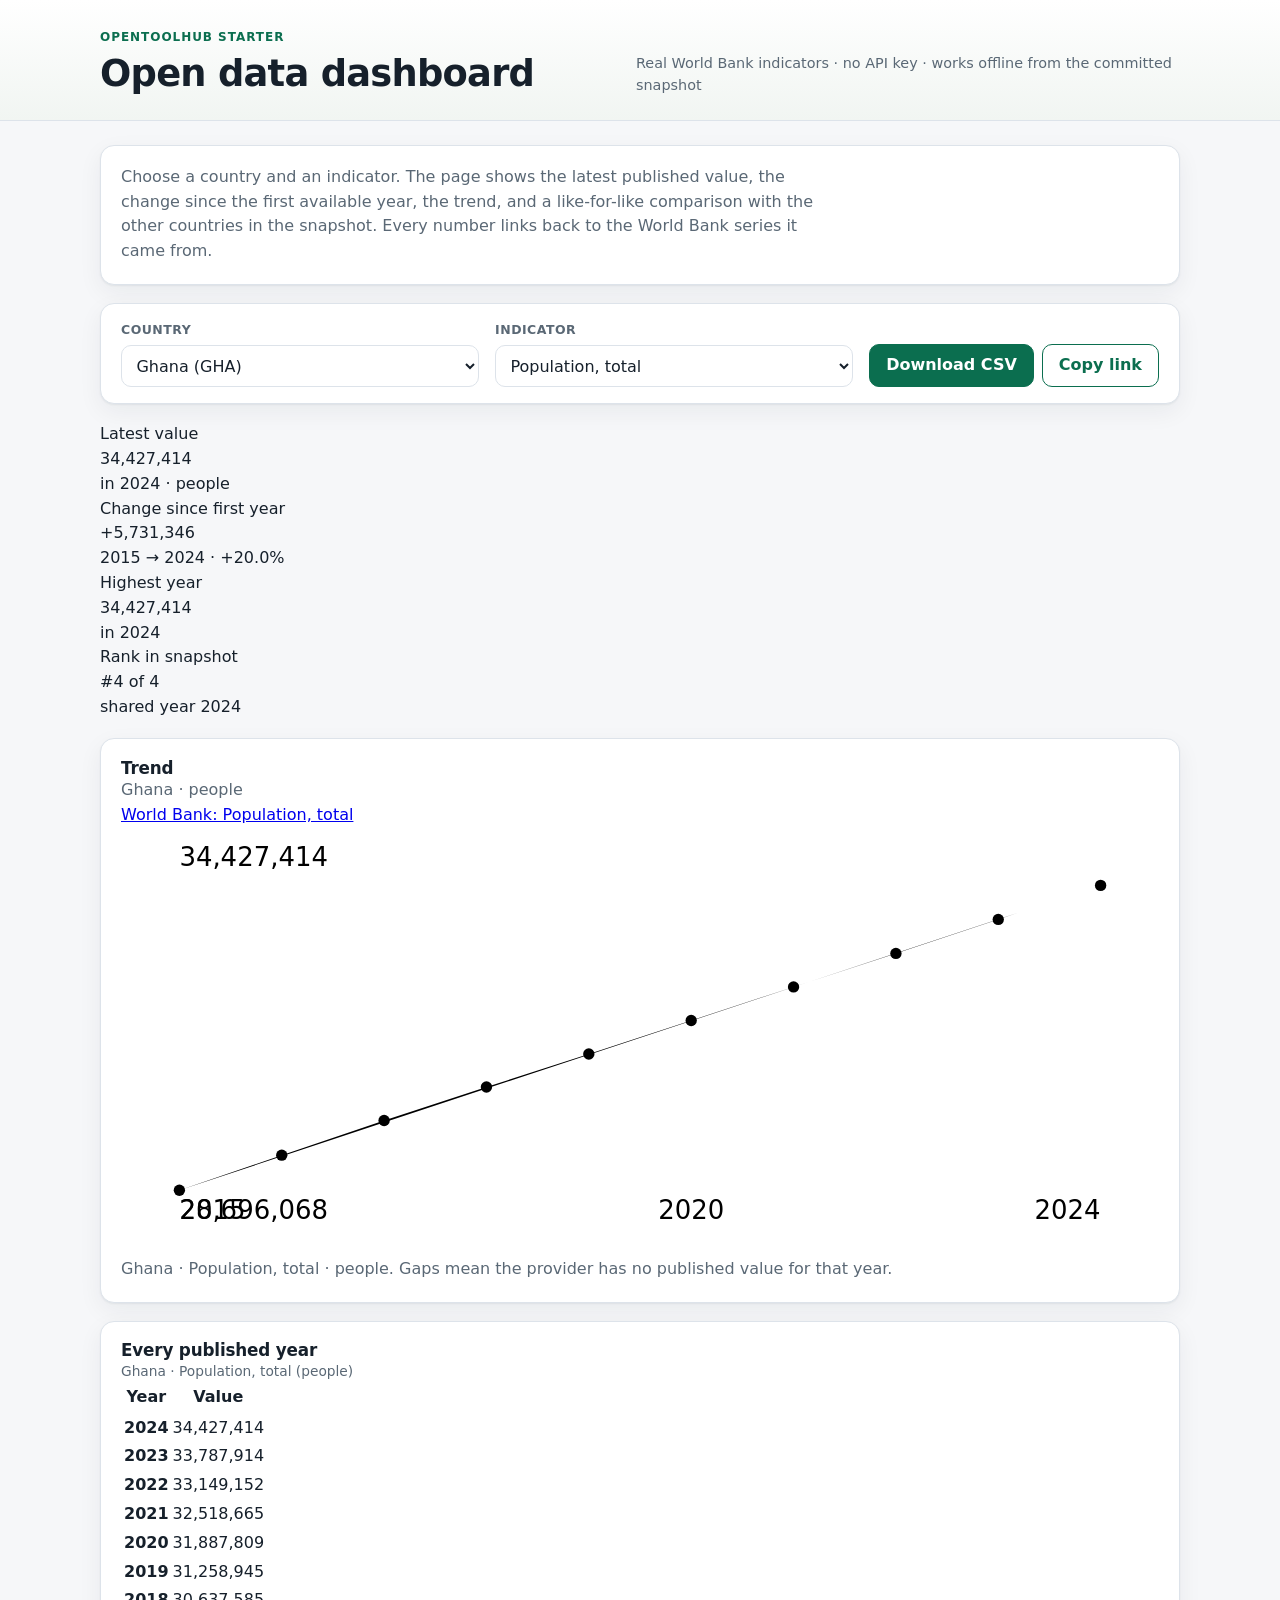
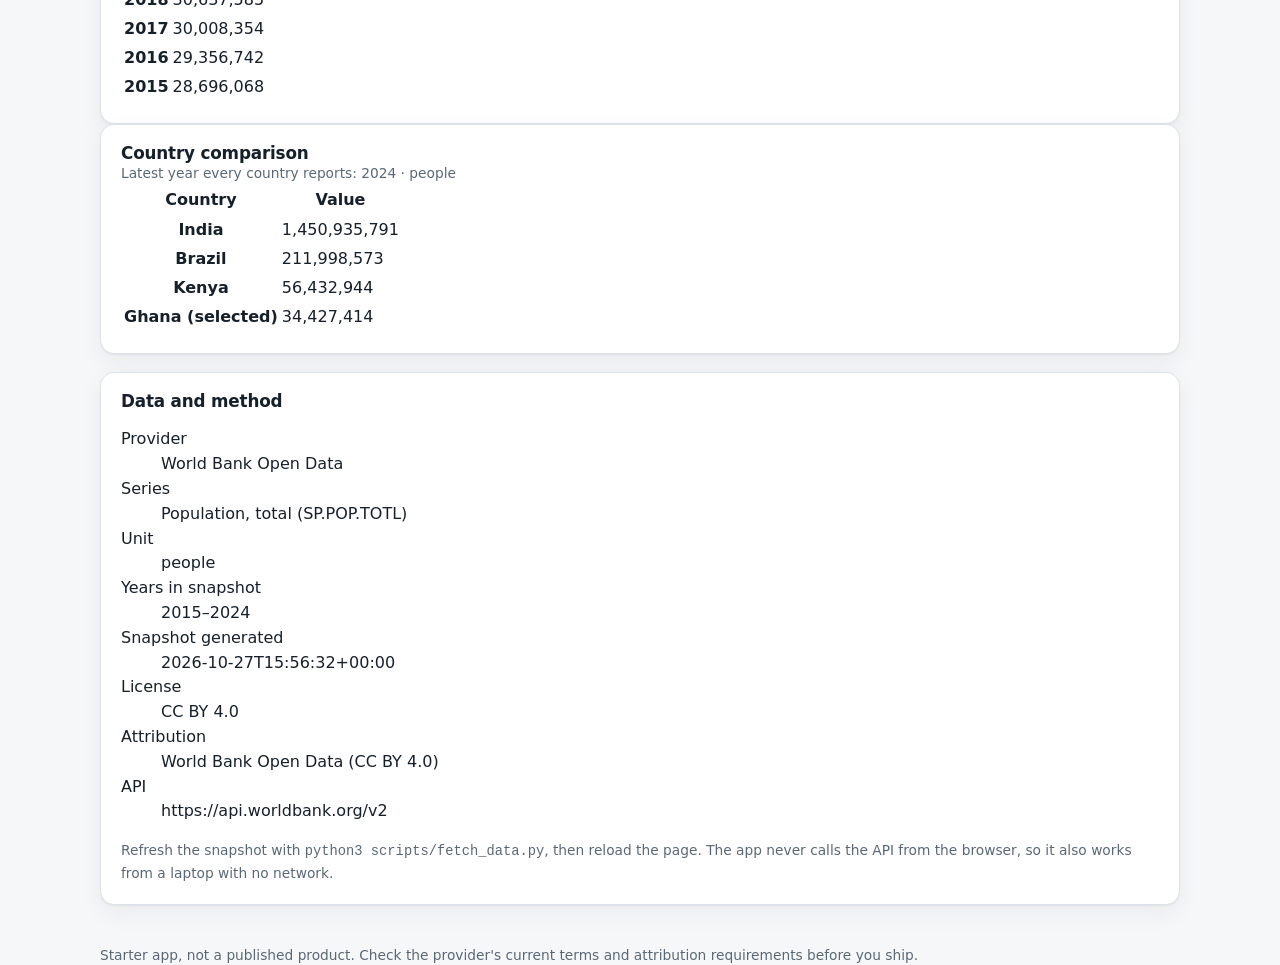
<file: templates/public-data-dashboard/app/index.html>
<!DOCTYPE html>
<html lang="en">
  <head>
    <meta charset="UTF-8" />
    <meta name="viewport" content="width=device-width, initial-scale=1.0" />
    <title>Open data dashboard | OpenToolHub starter</title>
    <meta
      name="description"
      content="A runnable starter dashboard over real World Bank indicator data: pick a country and indicator, read the trend, compare countries, and export CSV."
    />
    <link rel="stylesheet" href="styles.css" />
  </head>
  <body>
    <a class="skip-link" href="#main">Skip to content</a>

    <header class="app-header">
      <div class="wrap header-inner">
        <div>
          <p class="eyebrow">OpenToolHub starter</p>
          <h1>Open data dashboard</h1>
        </div>
        <p class="header-note">
          Real World Bank indicators · no API key · works offline from the
          committed snapshot
        </p>
      </div>
    </header>

    <main id="main" class="wrap">
      <section class="panel intro" aria-labelledby="intro-title">
        <h2 id="intro-title" class="sr-only">About this starter</h2>
        <p>
          Choose a country and an indicator. The page shows the latest published
          value, the change since the first available year, the trend, and a
          like-for-like comparison with the other countries in the snapshot.
          Every number links back to the World Bank series it came from.
        </p>
      </section>

      <form id="controls" class="controls" aria-label="Dashboard controls">
        <div class="field">
          <label for="country-select">Country</label>
          <select id="country-select" class="select" disabled>
            <option>Loading…</option>
          </select>
        </div>
        <div class="field">
          <label for="indicator-select">Indicator</label>
          <select id="indicator-select" class="select" disabled>
            <option>Loading…</option>
          </select>
        </div>
        <div class="field actions">
          <button type="button" id="download-csv" class="button" disabled>
            Download CSV
          </button>
          <button type="button" id="copy-link" class="button secondary" disabled>
            Copy link
          </button>
        </div>
      </form>

      <p id="status" class="status" role="status" aria-live="polite">Loading data…</p>

      <section id="summary" class="kpis" aria-label="Latest values" hidden>
        <article class="kpi">
          <p class="kpi-label">Latest value</p>
          <p class="kpi-value" id="kpi-latest">—</p>
          <p class="kpi-meta" id="kpi-latest-meta">—</p>
        </article>
        <article class="kpi">
          <p class="kpi-label">Change since first year</p>
          <p class="kpi-value" id="kpi-change">—</p>
          <p class="kpi-meta" id="kpi-change-meta">—</p>
        </article>
        <article class="kpi">
          <p class="kpi-label">Highest year</p>
          <p class="kpi-value" id="kpi-peak">—</p>
          <p class="kpi-meta" id="kpi-peak-meta">—</p>
        </article>
        <article class="kpi">
          <p class="kpi-label">Rank in snapshot</p>
          <p class="kpi-value" id="kpi-rank">—</p>
          <p class="kpi-meta" id="kpi-rank-meta">—</p>
        </article>
      </section>

      <section class="panel" aria-labelledby="chart-title" hidden id="chart-panel">
        <div class="panel-head">
          <div>
            <h2 id="chart-title">Trend</h2>
            <p class="muted" id="chart-subtitle"></p>
          </div>
          <a id="indicator-link" class="text-link" href="https://data.worldbank.org">
            Source series
          </a>
        </div>
        <div class="chart-wrap">
          <svg
            id="chart"
            class="chart"
            viewBox="0 0 640 260"
            role="img"
            aria-labelledby="chart-title chart-desc"
            preserveAspectRatio="xMidYMid meet"
          ></svg>
          <p id="chart-desc" class="sr-only"></p>
        </div>
        <p class="chart-legend muted" id="chart-legend"></p>
      </section>

      <div id="error" class="state error" role="alert" hidden></div>

      <div class="grid-two">
        <section class="panel" aria-labelledby="table-title" hidden id="table-panel">
          <h2 id="table-title">Every published year</h2>
          <p class="muted small" id="table-subtitle"></p>
          <div class="table-scroll">
            <table>
              <caption class="sr-only">Values for the selected country and indicator</caption>
              <thead>
                <tr><th scope="col">Year</th><th scope="col">Value</th></tr>
              </thead>
              <tbody id="table-body"></tbody>
            </table>
          </div>
        </section>

        <section class="panel" aria-labelledby="compare-title" hidden id="compare-panel">
          <h2 id="compare-title">Country comparison</h2>
          <p class="muted small" id="compare-subtitle"></p>
          <div class="table-scroll">
            <table>
              <caption class="sr-only">All snapshot countries for the same year</caption>
              <thead>
                <tr>
                  <th scope="col">Country</th>
                  <th scope="col">Value</th>
                </tr>
              </thead>
              <tbody id="compare-body"></tbody>
            </table>
          </div>
        </section>
      </div>

      <section class="panel provenance" aria-labelledby="source-title">
        <h2 id="source-title">Data and method</h2>
        <dl id="source-list"></dl>
        <p class="small muted">
          Refresh the snapshot with <code>python3 scripts/fetch_data.py</code>, then
          reload the page. The app never calls the API from the browser, so it also
          works from a laptop with no network.
        </p>
      </section>
    </main>

    <footer class="app-footer">
      <div class="wrap">
        <p class="small muted">
          Starter app, not a published product. Check the provider's current terms
          and attribution requirements before you ship.
        </p>
      </div>
    </footer>

    <script type="module" src="app.js"></script>
  </body>
</html>
</file>
<file: templates/public-data-dashboard/app/styles.css>
:root {
  color-scheme: light dark;
  --bg: #f6f7f9;
  --surface: #ffffff;
  --ink: #16202b;
  --muted: #5a6875;
  --line: #dde3ea;
  --accent: #0b6e4f;
  --accent-soft: #e6f4ee;
  --danger: #a4231f;
  --radius: 14px;
  --shadow: 0 1px 2px rgba(16, 32, 48, 0.06), 0 8px 24px rgba(16, 32, 48, 0.06);
}

* {
  box-sizing: border-box;
}

html {
  -webkit-text-size-adjust: 100%;
}

body {
  margin: 0;
  background: var(--bg);
  color: var(--ink);
  font: 16px/1.55 "Segoe UI", system-ui, -apple-system, "Helvetica Neue", Arial, sans-serif;
}

h1,
h2 {
  line-height: 1.2;
  margin: 0;
}

h1 {
  font-size: clamp(1.7rem, 3.5vw, 2.3rem);
  letter-spacing: -0.02em;
}

h2 {
  font-size: 1.05rem;
  letter-spacing: -0.01em;
}

p {
  margin: 0;
}

.small {
  font-size: 0.86rem;
}

.muted {
  color: var(--muted);
}

.wrap {
  width: min(1080px, 100% - 2.5rem);
  margin-inline: auto;
}

.sr-only {
  position: absolute;
  width: 1px;
  height: 1px;
  padding: 0;
  margin: -1px;
  overflow: hidden;
  clip: rect(0 0 0 0);
  white-space: nowrap;
  border: 0;
}

.skip-link {
  position: absolute;
  left: -999px;
  top: 0;
  padding: 0.6rem 1rem;
  background: var(--surface);
  color: var(--ink);
  z-index: 10;
}

.skip-link:focus {
  left: 1rem;
  top: 1rem;
}

:focus-visible {
  outline: 3px solid var(--accent);
  outline-offset: 2px;
}

.app-header {
  background: linear-gradient(180deg, #ffffff 0%, #f1f5f2 100%);
  border-bottom: 1px solid var(--line);
  padding: 1.75rem 0 1.5rem;
}

.header-inner {
  display: flex;
  flex-wrap: wrap;
  gap: 0.75rem 2rem;
  align-items: flex-end;
  justify-content: space-between;
}

.eyebrow {
  font-size: 0.75rem;
  font-weight: 700;
  letter-spacing: 0.08em;
  text-transform: uppercase;
  color: var(--accent);
  margin-bottom: 0.35rem;
}

.header-note {
  max-width: 34rem;
  color: var(--muted);
  font-size: 0.9rem;
}

main {
  display: grid;
  gap: 1.15rem;
  padding: 1.5rem 0 2.5rem;
}

.panel {
  background: var(--surface);
  border: 1px solid var(--line);
  border-radius: var(--radius);
  box-shadow: var(--shadow);
  padding: 1.15rem 1.25rem 1.25rem;
}

.intro p {
  color: var(--muted);
  max-width: 70ch;
}

.controls {
  display: flex;
  flex-wrap: wrap;
  gap: 1rem;
  align-items: end;
  background: var(--surface);
  border: 1px solid var(--line);
  border-radius: var(--radius);
  box-shadow: var(--shadow);
  padding: 1rem 1.25rem;
}

.field {
  display: grid;
  gap: 0.35rem;
  min-width: 12rem;
  flex: 1 1 12rem;
}

.field label {
  font-size: 0.78rem;
  font-weight: 700;
  letter-spacing: 0.04em;
  text-transform: uppercase;
  color: var(--muted);
}

.field.actions {
  display: flex;
  flex-wrap: wrap;
  gap: 0.5rem;
  flex: 0 0 auto;
}

.select,
.button {
  font: inherit;
  border-radius: 10px;
  min-height: 2.6rem;
}

.select {
  width: 100%;
  padding: 0.5rem 0.65rem;
  border: 1px solid var(--line);
  background: var(--surface);
  color: inherit;
}

.button {
  padding: 0.5rem 1rem;
  border: 1px solid var(--accent);
  background: var(--accent);
  color: #ffffff;
  font-weight: 600;
  cursor: pointer;
}

.button.secondary {
  background: transparent;
  color: var(--accent);
}

.button:disabled {
  opacity: 0.55;
  cursor: not-allowed;
}

.status {
  font-size: 0.9rem;
  color: var(--muted);
}

.state.error {
  border: 1px solid #f0c2c0;
  border-left: 4px solid var(--danger);
  background: #fdf3f2;
  color: #7d1a17;
  border-radius: 10px;
  padding: 0.85rem 1rem;
  font-size: 0.92rem;

.kpis {
  display: grid;
  gap: 1rem;
  grid-template-columns: repeat(auto-fit, minmax(13rem, 1fr));
}

.kpi {
  background: var(--surface);
  border: 1px solid var(--line);
  border-left: 4px solid var(--accent);
  border-radius: 12px;
  box-shadow: var(--shadow);
  padding: 0.95rem 1rem;
}

.kpi-label {
  font-size: 0.76rem;
  font-weight: 700;
  letter-spacing: 0.05em;
  text-transform: uppercase;
  color: var(--muted);
}

.kpi-value {
  margin-top: 0.35rem;
  font-size: clamp(1.35rem, 2.6vw, 1.75rem);
  font-weight: 650;
  font-variant-numeric: tabular-nums;
  letter-spacing: -0.02em;
}

.kpi-meta {
  margin-top: 0.2rem;
  font-size: 0.84rem;
  color: var(--muted);
}

.panel-head {
  display: flex;
  flex-wrap: wrap;
  gap: 0.5rem 1rem;
  align-items: baseline;
  justify-content: space-between;
  margin-bottom: 0.75rem;
}

.text-link {
  color: var(--accent);
  font-size: 0.86rem;
  font-weight: 600;
  text-underline-offset: 3px;
}

.chart-wrap {
  overflow-x: auto;
}

.chart {
  display: block;
  width: 100%;
  min-width: 30rem;
  height: auto;
  background:
    linear-gradient(180deg, rgba(11, 110, 79, 0.05), rgba(11, 110, 79, 0) 70%);
  border-radius: 10px;
}

.chart .grid {
  stroke: var(--line);
  stroke-width: 1;
}

.chart .zero {
  stroke: var(--muted);
  stroke-width: 1;
  stroke-dasharray: 4 4;
}

.chart .series {
  fill: none;
  stroke: var(--accent);
  stroke-width: 2.5;
  stroke-linejoin: round;
  stroke-linecap: round;
}

.chart .dot {
  fill: var(--surface);
  stroke: var(--accent);
  stroke-width: 2;
}

.chart .axis-label {
  fill: var(--muted);
  font-size: 11px;
  font-family: inherit;
}

.chart .chart-empty {
  fill: var(--muted);
  font-size: 13px;
}

.chart-legend {
  margin-top: 0.6rem;
  font-size: 0.84rem;
}

.grid-two {
  display: grid;
  gap: 1.15rem;
  grid-template-columns: repeat(auto-fit, minmax(18rem, 1fr));
}

.table-scroll {
  max-height: 21rem;
  overflow: auto;
  margin-top: 0.6rem;
  border: 1px solid var(--line);
  border-radius: 10px;
}

table {
  width: 100%;
  border-collapse: collapse;
  font-size: 0.9rem;
  font-variant-numeric: tabular-nums;
}

thead th {
  position: sticky;
  top: 0;
  background: var(--surface);
  text-align: left;
  font-size: 0.76rem;
  letter-spacing: 0.04em;
  text-transform: uppercase;
  color: var(--muted);
}

th,
td {
  padding: 0.45rem 0.75rem;
  border-bottom: 1px solid var(--line);
}

tbody th {
  font-weight: 600;
  text-align: left;
}

tbody td {
  text-align: right;
}

tbody tr:last-child th,
tbody tr:last-child td {
  border-bottom: 0;
}

tbody tr.is-selected {
  background: var(--accent-soft);
}

tbody tr.is-missing {
  color: var(--muted);
}

.provenance dl {
  display: grid;
  grid-template-columns: minmax(8rem, max-content) 1fr;
  gap: 0.35rem 1rem;
  margin: 0.6rem 0 0.8rem;
  font-size: 0.88rem;
}

.provenance dt {
  color: var(--muted);
  font-weight: 600;
}

.provenance dd {
  margin: 0;
  overflow-wrap: anywhere;
}

code {
  font-family: ui-monospace, SFMono-Regular, Menlo, Consolas, monospace;
  font-size: 0.88em;
  background: var(--accent-soft);
  border-radius: 5px;
  padding: 0.08rem 0.32rem;
}

.app-footer {
  border-top: 1px solid var(--line);
  background: var(--surface);
  padding: 1.25rem 0;
}

@media (max-width: 620px) {
  .field.actions {
    width: 100%;
  }

  .button {
    flex: 1 1 auto;
  }

  .provenance dl {
    grid-template-columns: 1fr;
  }
}

@media (prefers-reduced-motion: reduce) {
  * {
    animation: none !important;
    transition: none !important;
  }
}

}
</file>
